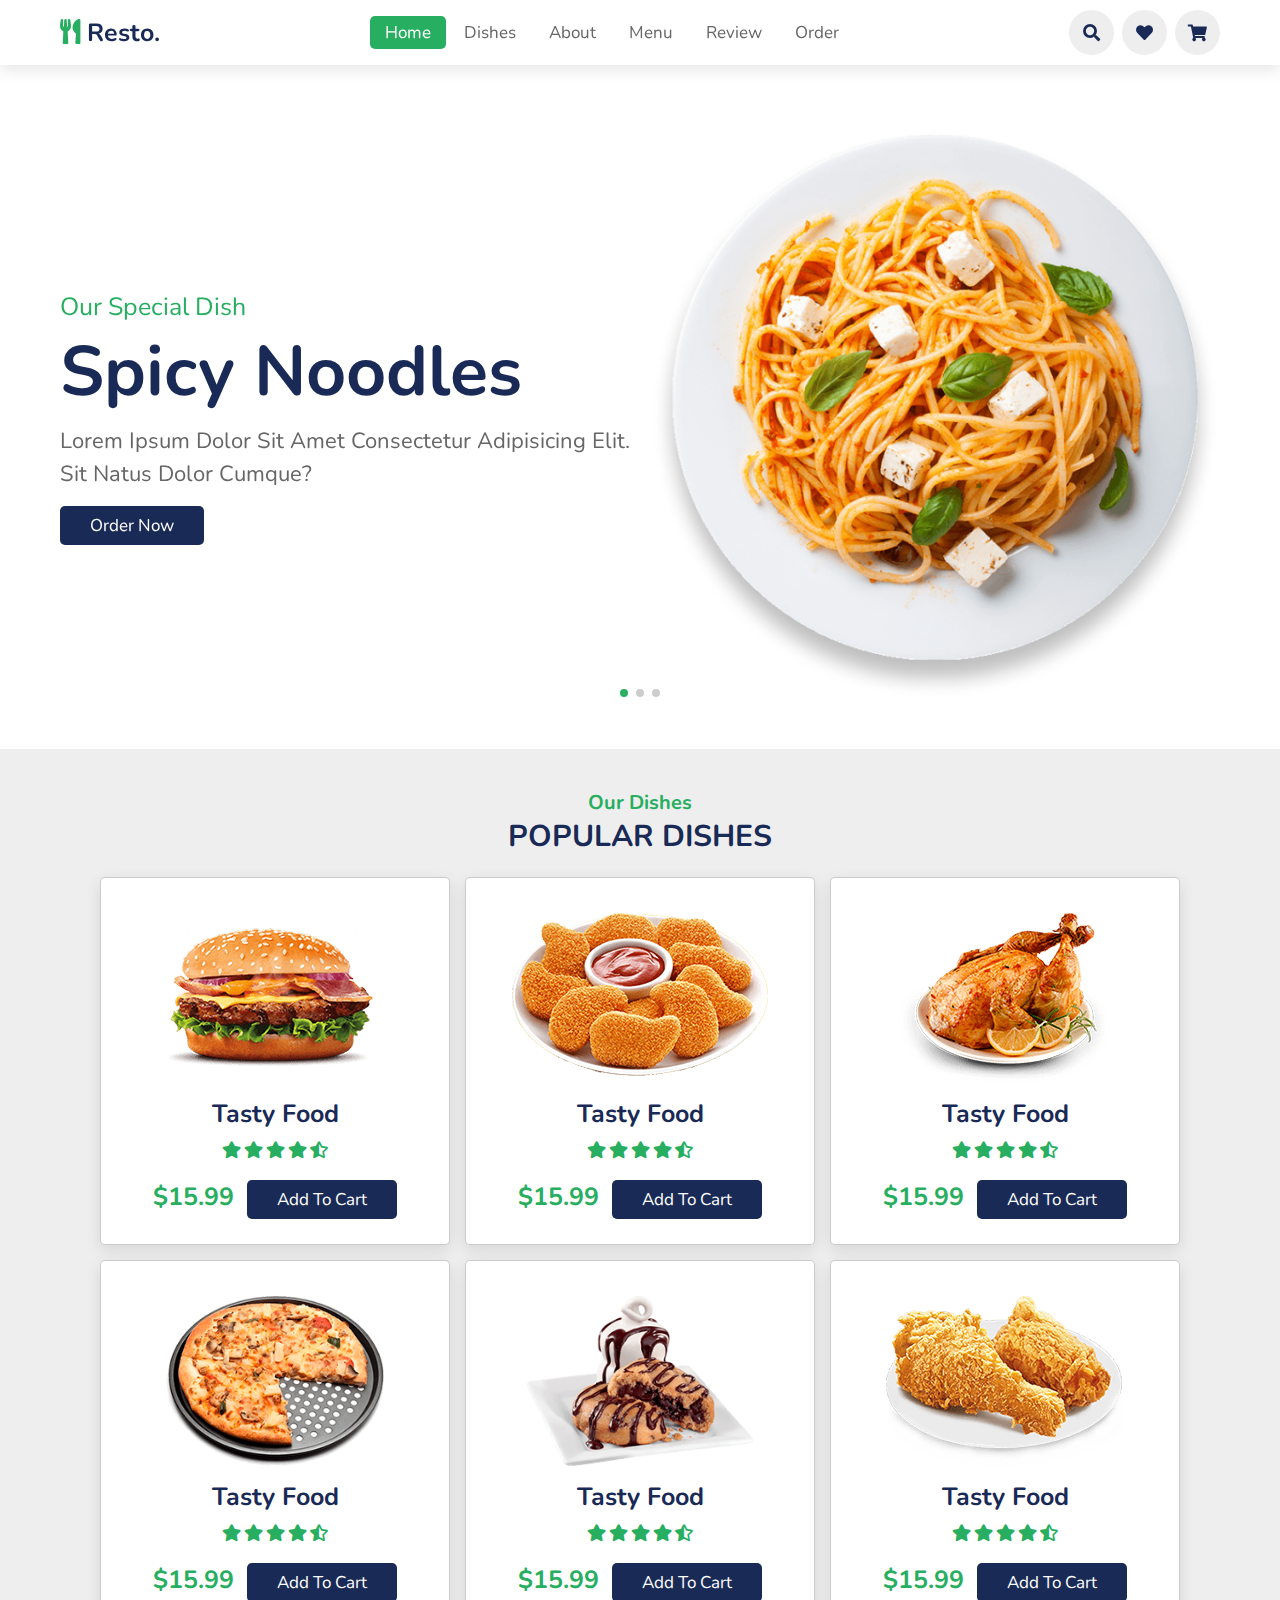
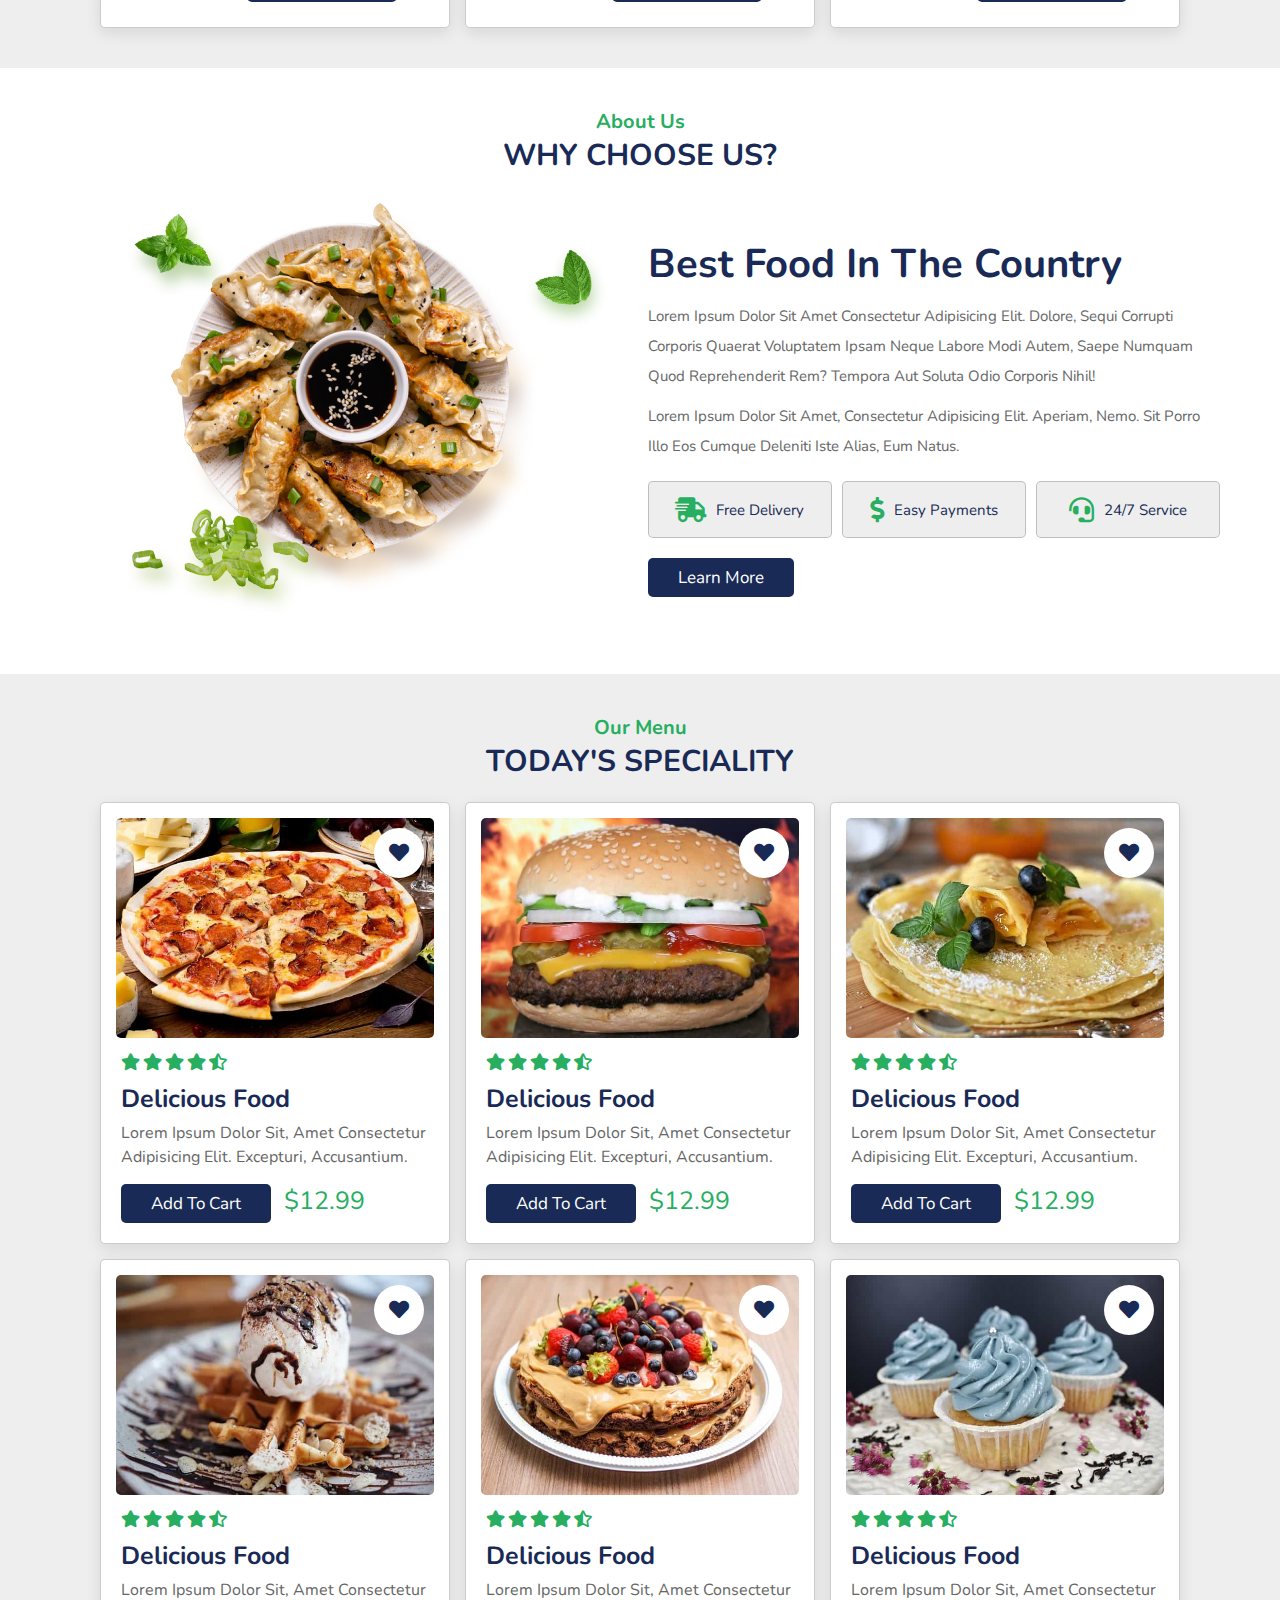
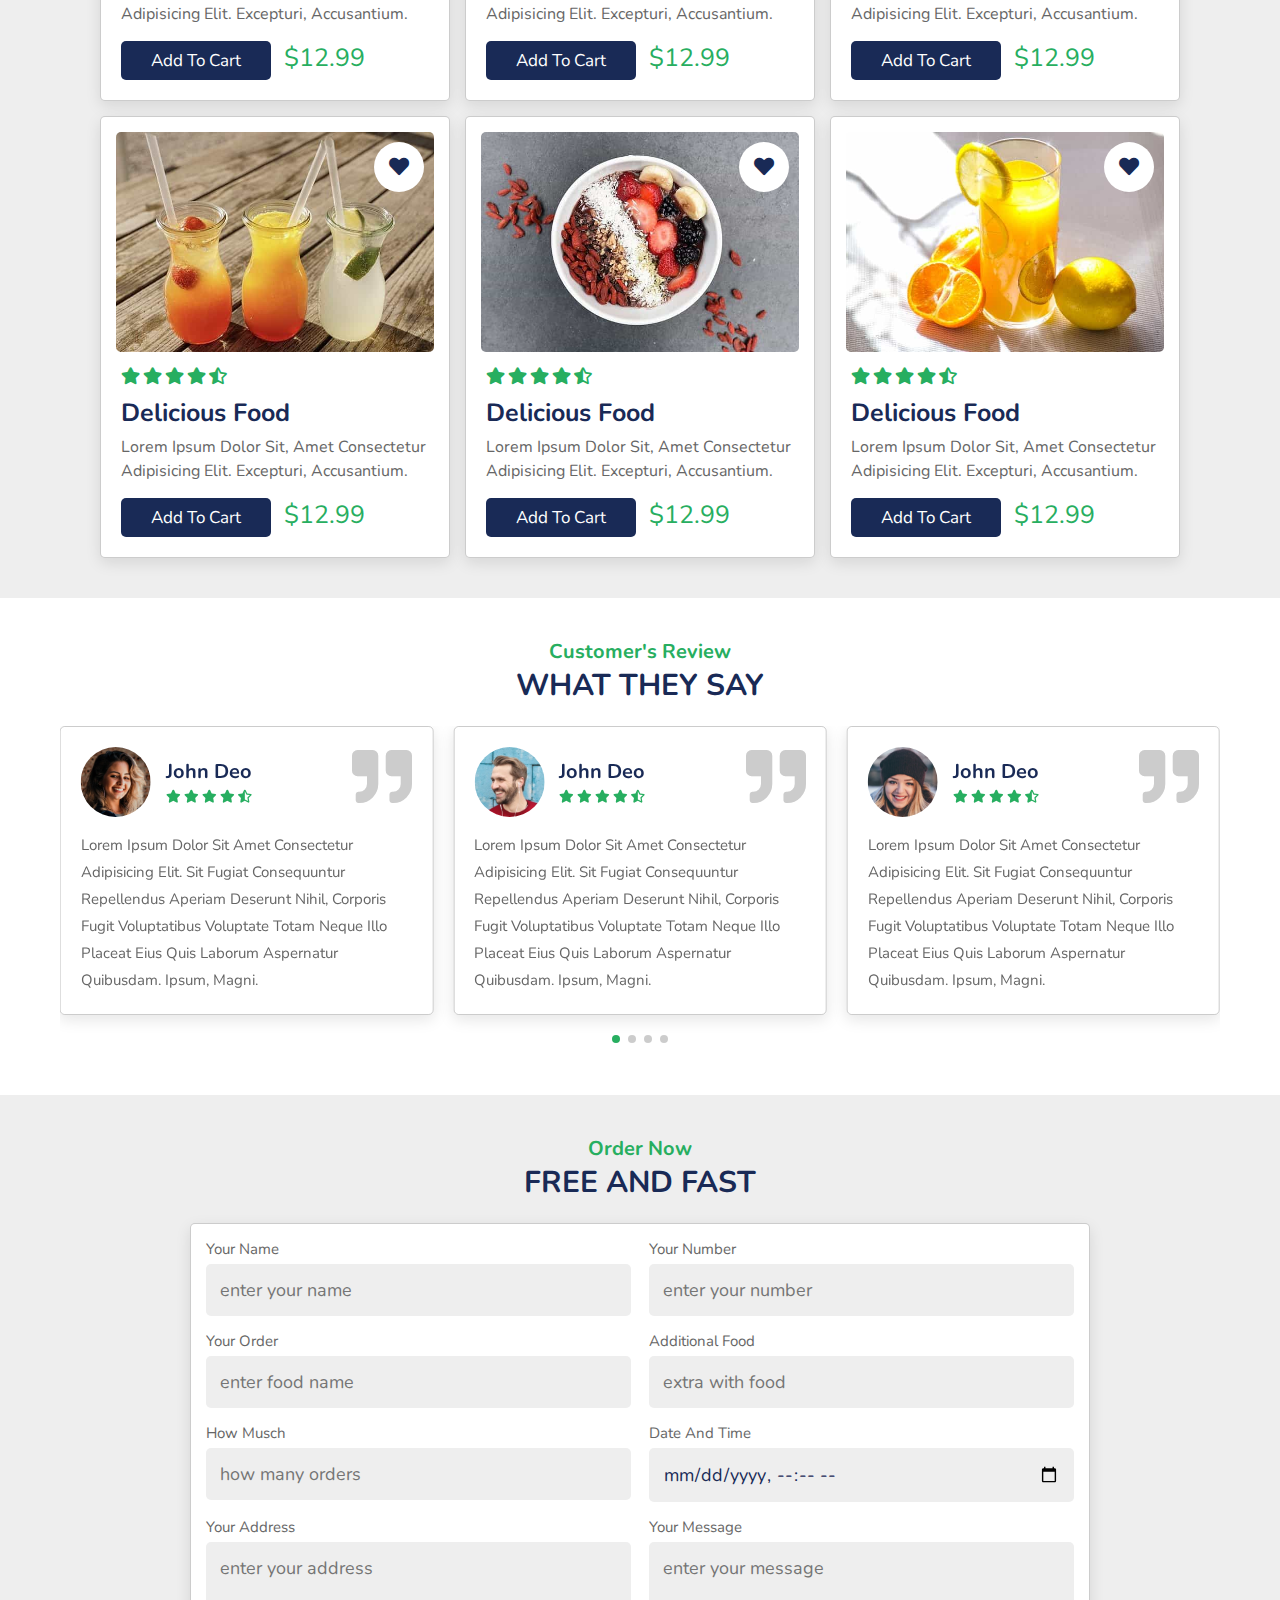
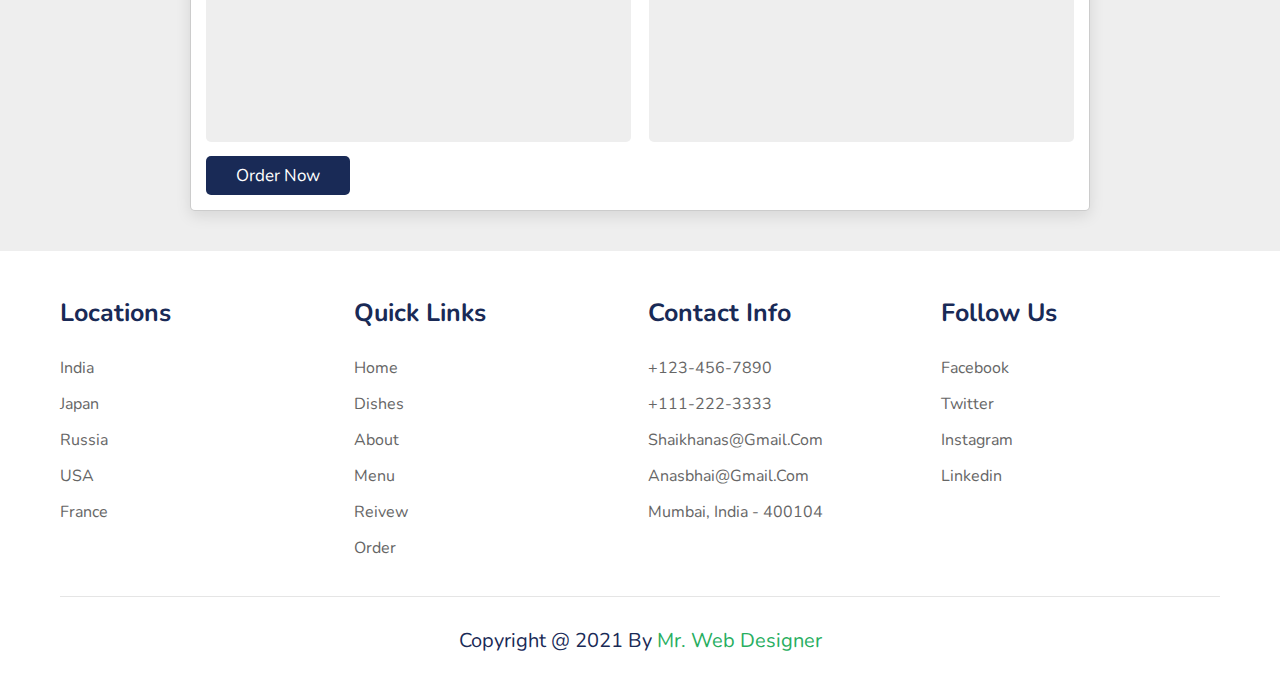
<file: food website/food website/index.html>
<!DOCTYPE html>
<html lang="en">
<head>
    <meta charset="UTF-8">
    <meta http-equiv="X-UA-Compatible" content="IE=edge">
    <meta name="viewport" content="width=device-width, initial-scale=1.0">
    <title>Complete Responsive Food Website Design Tutorial</title>

    <link rel="stylesheet" href="https://unpkg.com/swiper/swiper-bundle.min.css" />

    <!-- font awesome cdn link  -->
    <link rel="stylesheet" href="https://cdnjs.cloudflare.com/ajax/libs/font-awesome/5.15.3/css/all.min.css">

    <!-- custom css file link  -->
    <link rel="stylesheet" href="css/style.css">

</head>
<body>
    
<!-- header section starts -->

<header>

    <section class="flex">

        <a href="#" class="logo"><i class="fas fa-utensils"></i> resto.</a>

        <nav class="navbar">
            <a class="active" href="#home">home</a>
            <a href="#dishes">dishes</a>
            <a href="#about">about</a>
            <a href="#menu">menu</a>
            <a href="#review">review</a>
            <a href="#order">order</a>
        </nav>
    
        <div class="icons">
            <i class="fas fa-bars" id="menu-bars"></i>
            <i class="fas fa-search" id="search-icon"></i>
            <a href="#" class="fas fa-heart"></a>
            <a href="#" class="fas fa-shopping-cart"></a>
        </div>

    </section>

</header>

<!-- header section ends-->

<!-- search form  -->

<form action="" id="search-form">
    <input type="search" placeholder="search here..." name="" id="search-box">
    <label for="search-box" class="fas fa-search"></label>
    <i class="fas fa-times" id="close"></i>
</form>

<!-- home section starts  -->

<div class="container">

    <section class="home" id="home">

        <div class="swiper home-slider">
    
            <div class="swiper-wrapper">
    
                <div class="swiper-slide slide">
                    <div class="content">
                        <span>our special dish</span>
                        <h3>spicy noodles</h3>
                        <p>Lorem ipsum dolor sit amet consectetur adipisicing elit. Sit natus dolor cumque?</p>
                        <a href="#" class="btn">order now</a>
                    </div>
                    <div class="image">
                        <img src="images/home-img-1.png" alt="">
                    </div>
                </div>
    
                <div class="swiper-slide slide">
                    <div class="content">
                        <span>our special dish</span>
                        <h3>fried chicken</h3>
                        <p>Lorem ipsum dolor sit amet consectetur adipisicing elit. Sit natus dolor cumque?</p>
                        <a href="#" class="btn">order now</a>
                    </div>
                    <div class="image">
                        <img src="images/home-img-2.png" alt="">
                    </div>
                </div>
    
                <div class="swiper-slide slide">
                    <div class="content">
                        <span>our special dish</span>
                        <h3>hot pizza</h3>
                        <p>Lorem ipsum dolor sit amet consectetur adipisicing elit. Sit natus dolor cumque?</p>
                        <a href="#" class="btn">order now</a>
                    </div>
                    <div class="image">
                        <img src="images/home-img-3.png" alt="">
                    </div>
                </div>
    
            </div>
    
            <div class="swiper-pagination"></div>
    
        </div>
    
    </section>

</div>

<!-- home section ends -->

<!-- dishes section starts  -->

<div class="container">

    <section class="dishes" id="dishes">

        <h3 class="sub-heading"> our dishes </h3>
        <h1 class="heading"> popular dishes </h1>
    
        <div class="box-container">
    
            <div class="box">
                <a href="#" class="fas fa-heart"></a>
                <a href="#" class="fas fa-eye"></a>
                <img src="images/dish-1.png" alt="">
                <h3>tasty food</h3>
                <div class="stars">
                    <i class="fas fa-star"></i>
                    <i class="fas fa-star"></i>
                    <i class="fas fa-star"></i>
                    <i class="fas fa-star"></i>
                    <i class="fas fa-star-half-alt"></i>
                </div>
                <span>$15.99</span>
                <a href="#" class="btn">add to cart</a>
            </div>
    
            <div class="box">
                <a href="#" class="fas fa-heart"></a>
                <a href="#" class="fas fa-eye"></a>
                <img src="images/dish-2.png" alt="">
                <h3>tasty food</h3>
                <div class="stars">
                    <i class="fas fa-star"></i>
                    <i class="fas fa-star"></i>
                    <i class="fas fa-star"></i>
                    <i class="fas fa-star"></i>
                    <i class="fas fa-star-half-alt"></i>
                </div>
                <span>$15.99</span>
                <a href="#" class="btn">add to cart</a>
            </div>
    
            <div class="box">
                <a href="#" class="fas fa-heart"></a>
                <a href="#" class="fas fa-eye"></a>
                <img src="images/dish-3.png" alt="">
                <h3>tasty food</h3>
                <div class="stars">
                    <i class="fas fa-star"></i>
                    <i class="fas fa-star"></i>
                    <i class="fas fa-star"></i>
                    <i class="fas fa-star"></i>
                    <i class="fas fa-star-half-alt"></i>
                </div>
                <span>$15.99</span>
                <a href="#" class="btn">add to cart</a>
            </div>
    
            <div class="box">
                <a href="#" class="fas fa-heart"></a>
                <a href="#" class="fas fa-eye"></a>
                <img src="images/dish-4.png" alt="">
                <h3>tasty food</h3>
                <div class="stars">
                    <i class="fas fa-star"></i>
                    <i class="fas fa-star"></i>
                    <i class="fas fa-star"></i>
                    <i class="fas fa-star"></i>
                    <i class="fas fa-star-half-alt"></i>
                </div>
                <span>$15.99</span>
                <a href="#" class="btn">add to cart</a>
            </div>
    
            <div class="box">
                <a href="#" class="fas fa-heart"></a>
                <a href="#" class="fas fa-eye"></a>
                <img src="images/dish-5.png" alt="">
                <h3>tasty food</h3>
                <div class="stars">
                    <i class="fas fa-star"></i>
                    <i class="fas fa-star"></i>
                    <i class="fas fa-star"></i>
                    <i class="fas fa-star"></i>
                    <i class="fas fa-star-half-alt"></i>
                </div>
                <span>$15.99</span>
                <a href="#" class="btn">add to cart</a>
            </div>
    
            <div class="box">
                <a href="#" class="fas fa-heart"></a>
                <a href="#" class="fas fa-eye"></a>
                <img src="images/dish-6.png" alt="">
                <h3>tasty food</h3>
                <div class="stars">
                    <i class="fas fa-star"></i>
                    <i class="fas fa-star"></i>
                    <i class="fas fa-star"></i>
                    <i class="fas fa-star"></i>
                    <i class="fas fa-star-half-alt"></i>
                </div>
                <span>$15.99</span>
                <a href="#" class="btn">add to cart</a>
            </div>
    
        </div>
    
    </section>

</div>

<!-- dishes section ends -->

<!-- about section starts  -->

<div class="container">

    <section class="about" id="about">

        <h3 class="sub-heading"> about us </h3>
        <h1 class="heading"> why choose us? </h1>
    
        <div class="row">
    
            <div class="image">
                <img src="images/about-img.png" alt="">
            </div>
    
            <div class="content">
                <h3>best food in the country</h3>
                <p>Lorem ipsum dolor sit amet consectetur adipisicing elit. Dolore, sequi corrupti corporis quaerat voluptatem ipsam neque labore modi autem, saepe numquam quod reprehenderit rem? Tempora aut soluta odio corporis nihil!</p>
                <p>Lorem ipsum dolor sit amet, consectetur adipisicing elit. Aperiam, nemo. Sit porro illo eos cumque deleniti iste alias, eum natus.</p>
                <div class="icons-container">
                    <div class="icons">
                        <i class="fas fa-shipping-fast"></i>
                        <span>free delivery</span>
                    </div>
                    <div class="icons">
                        <i class="fas fa-dollar-sign"></i>
                        <span>easy payments</span>
                    </div>
                    <div class="icons">
                        <i class="fas fa-headset"></i>
                        <span>24/7 service</span>
                    </div>
                </div>
                <a href="#" class="btn">learn more</a>
            </div>
    
        </div>
    
    </section>

</div>

<!-- about section ends -->

<!-- menu section starts  -->

<div class="container">

    <section class="menu" id="menu">

        <h3 class="sub-heading"> our menu </h3>
        <h1 class="heading"> today's speciality </h1>
    
        <div class="box-container">
    
            <div class="box">
                <div class="image">
                    <img src="images/menu-1.jpg" alt="">
                    <a href="#" class="fas fa-heart"></a>
                </div>
                <div class="content">
                    <div class="stars">
                        <i class="fas fa-star"></i>
                        <i class="fas fa-star"></i>
                        <i class="fas fa-star"></i>
                        <i class="fas fa-star"></i>
                        <i class="fas fa-star-half-alt"></i>
                    </div>
                    <h3>delicious food</h3>
                    <p>Lorem ipsum dolor sit, amet consectetur adipisicing elit. Excepturi, accusantium.</p>
                    <a href="#" class="btn">add to cart</a>
                    <span class="price">$12.99</span>
                </div>
            </div>
    
            <div class="box">
                <div class="image">
                    <img src="images/menu-2.jpg" alt="">
                    <a href="#" class="fas fa-heart"></a>
                </div>
                <div class="content">
                    <div class="stars">
                        <i class="fas fa-star"></i>
                        <i class="fas fa-star"></i>
                        <i class="fas fa-star"></i>
                        <i class="fas fa-star"></i>
                        <i class="fas fa-star-half-alt"></i>
                    </div>
                    <h3>delicious food</h3>
                    <p>Lorem ipsum dolor sit, amet consectetur adipisicing elit. Excepturi, accusantium.</p>
                    <a href="#" class="btn">add to cart</a>
                    <span class="price">$12.99</span>
                </div>
            </div>
    
            <div class="box">
                <div class="image">
                    <img src="images/menu-3.jpg" alt="">
                    <a href="#" class="fas fa-heart"></a>
                </div>
                <div class="content">
                    <div class="stars">
                        <i class="fas fa-star"></i>
                        <i class="fas fa-star"></i>
                        <i class="fas fa-star"></i>
                        <i class="fas fa-star"></i>
                        <i class="fas fa-star-half-alt"></i>
                    </div>
                    <h3>delicious food</h3>
                    <p>Lorem ipsum dolor sit, amet consectetur adipisicing elit. Excepturi, accusantium.</p>
                    <a href="#" class="btn">add to cart</a>
                    <span class="price">$12.99</span>
                </div>
            </div>
    
            <div class="box">
                <div class="image">
                    <img src="images/menu-4.jpg" alt="">
                    <a href="#" class="fas fa-heart"></a>
                </div>
                <div class="content">
                    <div class="stars">
                        <i class="fas fa-star"></i>
                        <i class="fas fa-star"></i>
                        <i class="fas fa-star"></i>
                        <i class="fas fa-star"></i>
                        <i class="fas fa-star-half-alt"></i>
                    </div>
                    <h3>delicious food</h3>
                    <p>Lorem ipsum dolor sit, amet consectetur adipisicing elit. Excepturi, accusantium.</p>
                    <a href="#" class="btn">add to cart</a>
                    <span class="price">$12.99</span>
                </div>
            </div>
    
            <div class="box">
                <div class="image">
                    <img src="images/menu-5.jpg" alt="">
                    <a href="#" class="fas fa-heart"></a>
                </div>
                <div class="content">
                    <div class="stars">
                        <i class="fas fa-star"></i>
                        <i class="fas fa-star"></i>
                        <i class="fas fa-star"></i>
                        <i class="fas fa-star"></i>
                        <i class="fas fa-star-half-alt"></i>
                    </div>
                    <h3>delicious food</h3>
                    <p>Lorem ipsum dolor sit, amet consectetur adipisicing elit. Excepturi, accusantium.</p>
                    <a href="#" class="btn">add to cart</a>
                    <span class="price">$12.99</span>
                </div>
            </div>
    
            <div class="box">
                <div class="image">
                    <img src="images/menu-6.jpg" alt="">
                    <a href="#" class="fas fa-heart"></a>
                </div>
                <div class="content">
                    <div class="stars">
                        <i class="fas fa-star"></i>
                        <i class="fas fa-star"></i>
                        <i class="fas fa-star"></i>
                        <i class="fas fa-star"></i>
                        <i class="fas fa-star-half-alt"></i>
                    </div>
                    <h3>delicious food</h3>
                    <p>Lorem ipsum dolor sit, amet consectetur adipisicing elit. Excepturi, accusantium.</p>
                    <a href="#" class="btn">add to cart</a>
                    <span class="price">$12.99</span>
                </div>
            </div>
    
            <div class="box">
                <div class="image">
                    <img src="images/menu-7.jpg" alt="">
                    <a href="#" class="fas fa-heart"></a>
                </div>
                <div class="content">
                    <div class="stars">
                        <i class="fas fa-star"></i>
                        <i class="fas fa-star"></i>
                        <i class="fas fa-star"></i>
                        <i class="fas fa-star"></i>
                        <i class="fas fa-star-half-alt"></i>
                    </div>
                    <h3>delicious food</h3>
                    <p>Lorem ipsum dolor sit, amet consectetur adipisicing elit. Excepturi, accusantium.</p>
                    <a href="#" class="btn">add to cart</a>
                    <span class="price">$12.99</span>
                </div>
            </div>
    
            <div class="box">
                <div class="image">
                    <img src="images/menu-8.jpg" alt="">
                    <a href="#" class="fas fa-heart"></a>
                </div>
                <div class="content">
                    <div class="stars">
                        <i class="fas fa-star"></i>
                        <i class="fas fa-star"></i>
                        <i class="fas fa-star"></i>
                        <i class="fas fa-star"></i>
                        <i class="fas fa-star-half-alt"></i>
                    </div>
                    <h3>delicious food</h3>
                    <p>Lorem ipsum dolor sit, amet consectetur adipisicing elit. Excepturi, accusantium.</p>
                    <a href="#" class="btn">add to cart</a>
                    <span class="price">$12.99</span>
                </div>
            </div>
    
            <div class="box">
                <div class="image">
                    <img src="images/menu-9.jpg" alt="">
                    <a href="#" class="fas fa-heart"></a>
                </div>
                <div class="content">
                    <div class="stars">
                        <i class="fas fa-star"></i>
                        <i class="fas fa-star"></i>
                        <i class="fas fa-star"></i>
                        <i class="fas fa-star"></i>
                        <i class="fas fa-star-half-alt"></i>
                    </div>
                    <h3>delicious food</h3>
                    <p>Lorem ipsum dolor sit, amet consectetur adipisicing elit. Excepturi, accusantium.</p>
                    <a href="#" class="btn">add to cart</a>
                    <span class="price">$12.99</span>
                </div>
            </div>
    
        </div>
    
    </section>

</div>

<!-- menu section ends -->

<!-- review section starts  -->

<div class="container">

    <section class="review" id="review">

        <h3 class="sub-heading"> customer's review </h3>
        <h1 class="heading"> what they say </h1>
    
        <div class="swiper review-slider">
    
            <div class="swiper-wrapper">
    
                <div class="swiper-slide slide">
                    <i class="fas fa-quote-right"></i>
                    <div class="user">
                        <img src="images/pic-1.png" alt="">
                        <div class="user-info">
                            <h3>john deo</h3>
                            <div class="stars">
                                <i class="fas fa-star"></i>
                                <i class="fas fa-star"></i>
                                <i class="fas fa-star"></i>
                                <i class="fas fa-star"></i>
                                <i class="fas fa-star-half-alt"></i>
                            </div>
                        </div>
                    </div>
                    <p>Lorem ipsum dolor sit amet consectetur adipisicing elit. Sit fugiat consequuntur repellendus aperiam deserunt nihil, corporis fugit voluptatibus voluptate totam neque illo placeat eius quis laborum aspernatur quibusdam. Ipsum, magni.</p>
                </div>
    
                <div class="swiper-slide slide">
                    <i class="fas fa-quote-right"></i>
                    <div class="user">
                        <img src="images/pic-2.png" alt="">
                        <div class="user-info">
                            <h3>john deo</h3>
                            <div class="stars">
                                <i class="fas fa-star"></i>
                                <i class="fas fa-star"></i>
                                <i class="fas fa-star"></i>
                                <i class="fas fa-star"></i>
                                <i class="fas fa-star-half-alt"></i>
                            </div>
                        </div>
                    </div>
                    <p>Lorem ipsum dolor sit amet consectetur adipisicing elit. Sit fugiat consequuntur repellendus aperiam deserunt nihil, corporis fugit voluptatibus voluptate totam neque illo placeat eius quis laborum aspernatur quibusdam. Ipsum, magni.</p>
                </div>
    
                <div class="swiper-slide slide">
                    <i class="fas fa-quote-right"></i>
                    <div class="user">
                        <img src="images/pic-3.png" alt="">
                        <div class="user-info">
                            <h3>john deo</h3>
                            <div class="stars">
                                <i class="fas fa-star"></i>
                                <i class="fas fa-star"></i>
                                <i class="fas fa-star"></i>
                                <i class="fas fa-star"></i>
                                <i class="fas fa-star-half-alt"></i>
                            </div>
                        </div>
                    </div>
                    <p>Lorem ipsum dolor sit amet consectetur adipisicing elit. Sit fugiat consequuntur repellendus aperiam deserunt nihil, corporis fugit voluptatibus voluptate totam neque illo placeat eius quis laborum aspernatur quibusdam. Ipsum, magni.</p>
                </div>
    
                <div class="swiper-slide slide">
                    <i class="fas fa-quote-right"></i>
                    <div class="user">
                        <img src="images/pic-4.png" alt="">
                        <div class="user-info">
                            <h3>john deo</h3>
                            <div class="stars">
                                <i class="fas fa-star"></i>
                                <i class="fas fa-star"></i>
                                <i class="fas fa-star"></i>
                                <i class="fas fa-star"></i>
                                <i class="fas fa-star-half-alt"></i>
                            </div>
                        </div>
                    </div>
                    <p>Lorem ipsum dolor sit amet consectetur adipisicing elit. Sit fugiat consequuntur repellendus aperiam deserunt nihil, corporis fugit voluptatibus voluptate totam neque illo placeat eius quis laborum aspernatur quibusdam. Ipsum, magni.</p>
                </div>
    
            </div>

            <div class="swiper-pagination"></div>
    
        </div>
        
    </section>

</div>

<!-- review section ends -->

<!-- order section starts  -->

<div class="container">

    <section class="order" id="order">

        <h3 class="sub-heading"> order now </h3>
        <h1 class="heading"> free and fast </h1>
    
        <form action="">
    
            <div class="inputBox">
                <div class="input">
                    <span>your name</span>
                    <input type="text" placeholder="enter your name">
                </div>
                <div class="input">
                    <span>your number</span>
                    <input type="number" placeholder="enter your number">
                </div>
            </div>
            <div class="inputBox">
                <div class="input">
                    <span>your order</span>
                    <input type="text" placeholder="enter food name">
                </div>
                <div class="input">
                    <span>additional food</span>
                    <input type="test" placeholder="extra with food">
                </div>
            </div>
            <div class="inputBox">
                <div class="input">
                    <span>how musch</span>
                    <input type="number" placeholder="how many orders">
                </div>
                <div class="input">
                    <span>date and time</span>
                    <input type="datetime-local">
                </div>
            </div>
            <div class="inputBox">
                <div class="input">
                    <span>your address</span>
                    <textarea name="" placeholder="enter your address" id="" cols="30" rows="10"></textarea>
                </div>
                <div class="input">
                    <span>your message</span>
                    <textarea name="" placeholder="enter your message" id="" cols="30" rows="10"></textarea>
                </div>
            </div>
    
            <input type="submit" value="order now" class="btn">
    
        </form>
    
    </section>

</div>

<!-- order section ends -->

<!-- footer section starts  -->

<div class="container">

    <section class="footer">

        <div class="box-container">
    
            <div class="box">
                <h3>locations</h3>
                <a href="#">india</a>
                <a href="#">japan</a>
                <a href="#">russia</a>
                <a href="#">USA</a>
                <a href="#">france</a>
            </div>
    
            <div class="box">
                <h3>quick links</h3>
                <a href="#">home</a>
                <a href="#">dishes</a>
                <a href="#">about</a>
                <a href="#">menu</a>
                <a href="#">reivew</a>
                <a href="#">order</a>
            </div>
    
            <div class="box">
                <h3>contact info</h3>
                <a href="#">+123-456-7890</a>
                <a href="#">+111-222-3333</a>
                <a href="#">shaikhanas@gmail.com</a>
                <a href="#">anasbhai@gmail.com</a>
                <a href="#">mumbai, india - 400104</a>
            </div>
    
            <div class="box">
                <h3>follow us</h3>
                <a href="#">facebook</a>
                <a href="#">twitter</a>
                <a href="#">instagram</a>
                <a href="#">linkedin</a>
            </div>
    
        </div>
    
        <div class="credit"> copyright @ 2021 by <span>mr. web designer</span> </div>
    
    </section>

</div>

<!-- footer section ends -->

<!-- loader part  -->
<!-- <div class="loader-container">
    <img src="images/loader.gif" alt="">
</div> -->





















<script src="https://unpkg.com/swiper/swiper-bundle.min.js"></script>

<!-- custom js file link  -->
<script src="js/script.js"></script>

</body>
</html>
</file>
<file: food website/food website/css/style.css>
@import url('https://fonts.googleapis.com/css2?family=Nunito:wght@200;300;400;600;700&display=swap');

:root{
    --green:#27ae60;
    --black:#192a56;
    --light-color:#666;
    --box-shadow:0 .5rem 1.5rem rgba(0,0,0,.1);
}

*{
    font-family: 'Nunito', sans-serif;
    margin:0; padding:0;
    box-sizing: border-box;
    text-decoration: none;
    outline: none; border:none;
    text-transform: capitalize;
    transition: all .2s linear;
}

html{
    font-size: 62.5%;
    overflow-x: hidden;
    scroll-padding-top: 5.5rem;
    scroll-behavior: smooth;
}

section{
    padding:4rem 2rem;
    max-width: 1200px;
    margin: 0 auto;
}

.container:nth-child(even){
    background:#eee;
}

.sub-heading{
    text-align: center;
    color:var(--green);
    font-size: 2rem;
}

.heading{
    text-align: center;
    color:var(--black);
    font-size: 3rem;
    padding-bottom: 2rem;
    text-transform: uppercase;
}

.btn{
    margin-top: 1rem;
    display: inline-block;
    font-size: 1.7rem;
    color:#fff;
    background: var(--black);
    border-radius: .5rem;
    cursor: pointer;
    padding:.8rem 3rem;
}

.btn:hover{
    background: var(--green);
    letter-spacing: .1rem;
}

header{
    position: fixed;
    top:0; left: 0; right:0;
    background: #fff;
    box-shadow: var(--box-shadow);
    z-index: 1000;
}

header .flex{
    display: flex;
    align-items: center;
    justify-content: space-between;
    padding-top: 1rem;
    padding-bottom: 1rem;
}

header .flex .logo{
    color:var(--black);
    font-size: 2.5rem;
    font-weight: bolder;
}

header .flex .logo i{
    color:var(--green);
}

header .flex .navbar a{
    font-size: 1.7rem;
    border-radius: .5rem;
    padding:.5rem 1.5rem;
    color:var(--light-color);
}

header .flex .navbar a.active,
header .flex .navbar a:hover{
    color:#fff;
    background: var(--green);
}

header .flex .icons i,
header .flex .icons a{
    cursor: pointer;
    margin-left: .5rem;
    height:4.5rem;
    line-height: 4.5rem;
    width:4.5rem;
    text-align: center;
    font-size: 1.7rem;
    color:var(--black);
    border-radius: 50%;
    background: #eee;
}

header .flex .icons i:hover,
header .flex .icons a:hover{
    color:#fff;
    background: var(--green);
    transform: rotate(360deg);
}

header .flex .icons #menu-bars{
    display: none;
}

#search-form{
    position: fixed;
    top:-110%; left:0; 
    height:100%; width:100%;
    z-index: 1004;
    background:rgba(0,0,0,.8);
    display: flex;
    align-items: center;
    justify-content: center;
    padding:0 1rem;
}

#search-form.active{
    top:0;
}

#search-form #search-box{
    width:50rem;
    border-bottom: .1rem solid #fff;
    padding:1rem 0;
    color:#fff;
    font-size: 3rem;
    text-transform: none;
    background:none;
}

#search-form #search-box::placeholder{
    color:#eee;
}

#search-form #search-box::-webkit-search-cancel-button{
    -webkit-appearance: none;
}

#search-form label{
    color:#fff;
    cursor:pointer;
    font-size: 3rem;
}

#search-form label:hover{
    color:var(--green);
}

#search-form #close{
    position: absolute;
    color:#fff;
    cursor: pointer;
    top: 2rem; right:3rem;
    font-size: 5rem;
}

.home .home-slider .slide{
    display: flex;
    align-items: center;
    flex-wrap: wrap;
    gap:2rem; 
    padding-top: 9rem;
}

.home .home-slider .slide .content{
    flex:1 1 45rem;
}

.home .home-slider .slide .image{
    flex:1 1 45rem;
}

.home .home-slider .slide .image img{
    width: 100%;
}

.home .home-slider .slide .content span{
    color:var(--green);
    font-size: 2.5rem;
}

.home .home-slider .slide .content h3{
    color:var(--black);
    font-size: 7rem;
}

.home .home-slider .slide .content p{
    color:var(--light-color);
    font-size: 2.2rem;
    padding:.5rem 0;
    line-height: 1.5;
}

.swiper-pagination-bullet-active{
    background:var(--green);
}

.dishes .box-container{
    display: grid;
    grid-template-columns: repeat(auto-fit, 35rem);
    gap:1.5rem;
    justify-content: center;
}

.dishes .box-container .box{
    padding:2.5rem;
    background:#fff;
    border-radius: .5rem;
    border:.1rem solid rgba(0,0,0,.2);
    box-shadow: var(--box-shadow);
    position: relative;
    overflow: hidden;
    text-align: center;
}

.dishes .box-container .box .fa-heart,
.dishes .box-container .box .fa-eye{
    position: absolute;
    top:1.5rem;
    background:#eee;
    border-radius: 50%;
    height: 5rem;
    width:5rem;
    line-height: 5rem;
    font-size: 2rem;
    color:var(--black);
}

.dishes .box-container .box .fa-heart:hover,
.dishes .box-container .box .fa-eye:hover{
    background: var(--green);
    color:#fff;
}

.dishes .box-container .box .fa-heart{
    right:-15rem;
}

.dishes .box-container .box .fa-eye{
    left:-15rem;
}

.dishes .box-container .box:hover .fa-heart{
    right:1.5rem;
}

.dishes .box-container .box:hover .fa-eye{
    left:1.5rem;
}

.dishes .box-container .box img{
    height:17rem;
    margin:1rem 0;
}

.dishes .box-container .box h3{
    color:var(--black);
    font-size: 2.5rem;
}

.dishes .box-container .box .stars{
    padding:1rem 0;
}

.dishes .box-container .box .stars i{
    font-size: 1.7rem;
    color:var(--green);
}

.dishes .box-container .box span{
    color:var(--green);
    font-weight: bolder;
    margin-right: 1rem;
    font-size: 2.5rem;
}

.about .row{
    display: flex;
    flex-wrap: wrap;
    gap:1.5rem;
    align-items: center;
}

.about .row .image{
    flex:1 1 45rem;
}

.about .row .image img{ 
    width: 100%;
}

.about .row .content{
    flex:1 1 45rem;
}

.about .row .content h3{
    color:var(--black);
    font-size: 4rem;
    padding:.5rem 0;
}

.about .row .content p{
    color:var(--light-color);
    font-size: 1.5rem;
    padding:.5rem 0;
    line-height: 2;
}

.about .row .content .icons-container{
    display: flex;
    gap:1rem;
    flex-wrap: wrap;
    padding:1rem 0;
    margin-top: .5rem;
}

.about .row .content .icons-container .icons{
    background:#eee;
    border-radius: .5rem;
    border:.1rem solid rgba(0,0,0,.2);
    display: flex;
    align-items: center;
    justify-content: center;
    gap:1rem;
    flex:1 1 17rem;
    padding:1.5rem 1rem;
}

.about .row .content .icons-container .icons i{
    font-size: 2.5rem;
    color:var(--green);
}

.about .row .content .icons-container .icons span{
    font-size: 1.5rem;
    color:var(--black);
}

.menu .box-container{
    display: grid;
    grid-template-columns: repeat(auto-fit, 35rem);
    gap:1.5rem;
    justify-content: center;
}

.menu .box-container .box{
    background: #fff;
    border:.1rem solid rgba(0,0,0,.2);
    border-radius: .5rem;
    box-shadow: var(--box-shadow);    
}

.menu .box-container .box .image{
    height: 25rem;
    width: 100%;
    padding:1.5rem;
    overflow: hidden;
    position: relative;
}

.menu .box-container .box .image img{
    height: 100%;
    width: 100%;
    border-radius: .5rem;
    object-fit: cover;
}

.menu .box-container .box .image .fa-heart{
    position: absolute;
    top:2.5rem; right: 2.5rem;
    height: 5rem;
    width: 5rem;
    line-height: 5rem;
    text-align: center;
    font-size: 2rem;
    background: #fff;
    border-radius: 50%;
    color:var(--black);
}

.menu .box-container .box .image .fa-heart:hover{
    background-color: var(--green);
    color:#fff;
}

.menu .box-container .box .content{
    padding:2rem;
    padding-top: 0;
}

.menu .box-container .box .content .stars{
    padding-bottom: 1rem;
}

.menu .box-container .box .content .stars i{
   font-size: 1.7rem;
   color:var(--green);
}

.menu .box-container .box .content h3{
    color:var(--black);
    font-size: 2.5rem;
}

.menu .box-container .box .content p{
    color:var(--light-color);
    font-size: 1.6rem;
    padding:.5rem 0;
    line-height: 1.5;
}

.menu .box-container .box .content .price{
    color:var(--green);
    margin-left: 1rem;
    font-size: 2.5rem;
}

.review .slide{
    padding:2rem;
    box-shadow:var(--box-shadow);
    border:.1rem solid rgba(0,0,0,.2);
    border-radius: .5rem;
    position: relative;    
    margin-bottom: 4rem;
}

.review .slide .fa-quote-right{
    position: absolute;
    top:2rem; right:2rem;
    font-size: 6rem;
    color:#ccc;
}

.review .slide .user{
    display: flex;
    gap:1.5rem;
    align-items: center;
    padding-bottom: 1.5rem;
}

.review .slide .user img{
    height: 7rem;
    width: 7rem;
    border-radius: 50%;
    object-fit: cover;
}

.review .slide .user h3{
    color:var(--black);
    font-size: 2rem;
    padding-bottom: .5rem;
}

.review .slide .user i{
    font-size: 1.3rem;
    color:var(--green);
}

.review .slide p{
    font-size: 1.5rem;
    line-height: 1.8;
    color:var(--light-color);
}

.order form{
    max-width:90rem;
    border-radius: .5rem;
    box-shadow: var(--box-shadow);
    border:.1rem solid rgba(0,0,0,.2);
    background:#fff;
    padding:1.5rem;
    margin:0 auto;
    padding-top: 1rem;
}

.order form .inputBox{
    display: flex;
    flex-wrap: wrap;
    justify-content: space-between;
}

.order form .inputBox .input{
    width:49%;
}

.order form .inputBox .input span{
    display:block;
    padding:.5rem 0;
    font-size: 1.5rem;
    color:var(--light-color);
}

.order form .inputBox .input input,
.order form .inputBox .input textarea{
    background:#eee;
    border-radius: .5rem;
    padding:1.4rem;
    font-size: 1.8rem;
    color:var(--black);
    text-transform: none;
    margin-bottom: 1rem;
    width:100%;
}

.order form .inputBox .input input:focus,
.order form .inputBox .input textarea:focus{
    border:.1rem solid var(--green);
}

.order form .inputBox .input textarea{
    height:20rem;
    resize: none;
}

.order form .btn{
    margin-top: 0;
}

.footer .box-container{
    display: grid;
    grid-template-columns: repeat(auto-fit, minmax(25rem, 1fr));
    gap:1.5rem;
}

.footer .box-container .box h3{
    padding:.5rem 0;
    font-size: 2.5rem;
    color:var(--black);
    margin-bottom: 1.5rem;
}

.footer .box-container .box a{
    display: block;
    padding:.7rem 0;
    font-size: 1.6rem;
    color:var(--light-color);
}

.footer .box-container .box a:hover{
    color:var(--green);
    text-decoration: underline;
}

.footer .credit{
    text-align: center;
    border-top: .1rem solid rgba(0,0,0,.1);
    font-size: 2rem;
    color:var(--black);
    padding:.5rem;
    padding-top: 3rem;
    margin-top:3rem;
    /* padding-bottom: 6rem; */
}

.footer .credit span{
    color:var(--green);
}

.loader-container{
    position: fixed;
    top:0; left:0;
    height:100%; 
    width:100%;
    z-index: 10000;
    background:#fff;
    display: flex;
    align-items: center;
    justify-content: center;
    overflow: hidden;
}

.loader-container img{
    width:35rem;
}

.loader-container.fade-out{
    top:-110%;
    opacity:0;
}


































/* media queries  */

@media (max-width:991px){

    html{
        font-size: 55%;
    }
    
    header{
        padding:1rem 2rem;
    }

    section{
        padding:2rem;
    }


}

@media (max-width:768px){

    header .flex .icons #menu-bars{
        display: inline-block;
    }

    header .flex .navbar{
        position: absolute;
        top:100%; left:0; right:0;
        background:#fff;
        border-top: .1rem solid rgba(0,0,0,.2);
        border-bottom: .1rem solid rgba(0,0,0,.2);
        padding:1rem;
        clip-path: polygon(0 0, 100% 0, 100% 0, 0 0);
    }

    header .flex .navbar.active{
        clip-path: polygon(0 0, 100% 0, 100% 100%, 0% 100%);
    }

    header .flex .navbar a{
        display: block;
        padding:1.5rem;
        margin:1rem;
        font-size: 2rem;
        background:#eee;
    }

    #search-form #search-box{
        width:90%;
        margin:0 1rem;
    }

    .home .home-slider .slide{
        margin-bottom: 4rem;
    }

    .home .home-slider .slide .content h3{
        font-size: 4.5rem;
    }

}

@media (max-width:450px){

    html{
        font-size: 50%;
    }

    .dishes .box-container .box img{
        height:auto;
        width: 100%;
    }

    .order form .inputBox .input{
        width:100%;
    }

}
</file>
